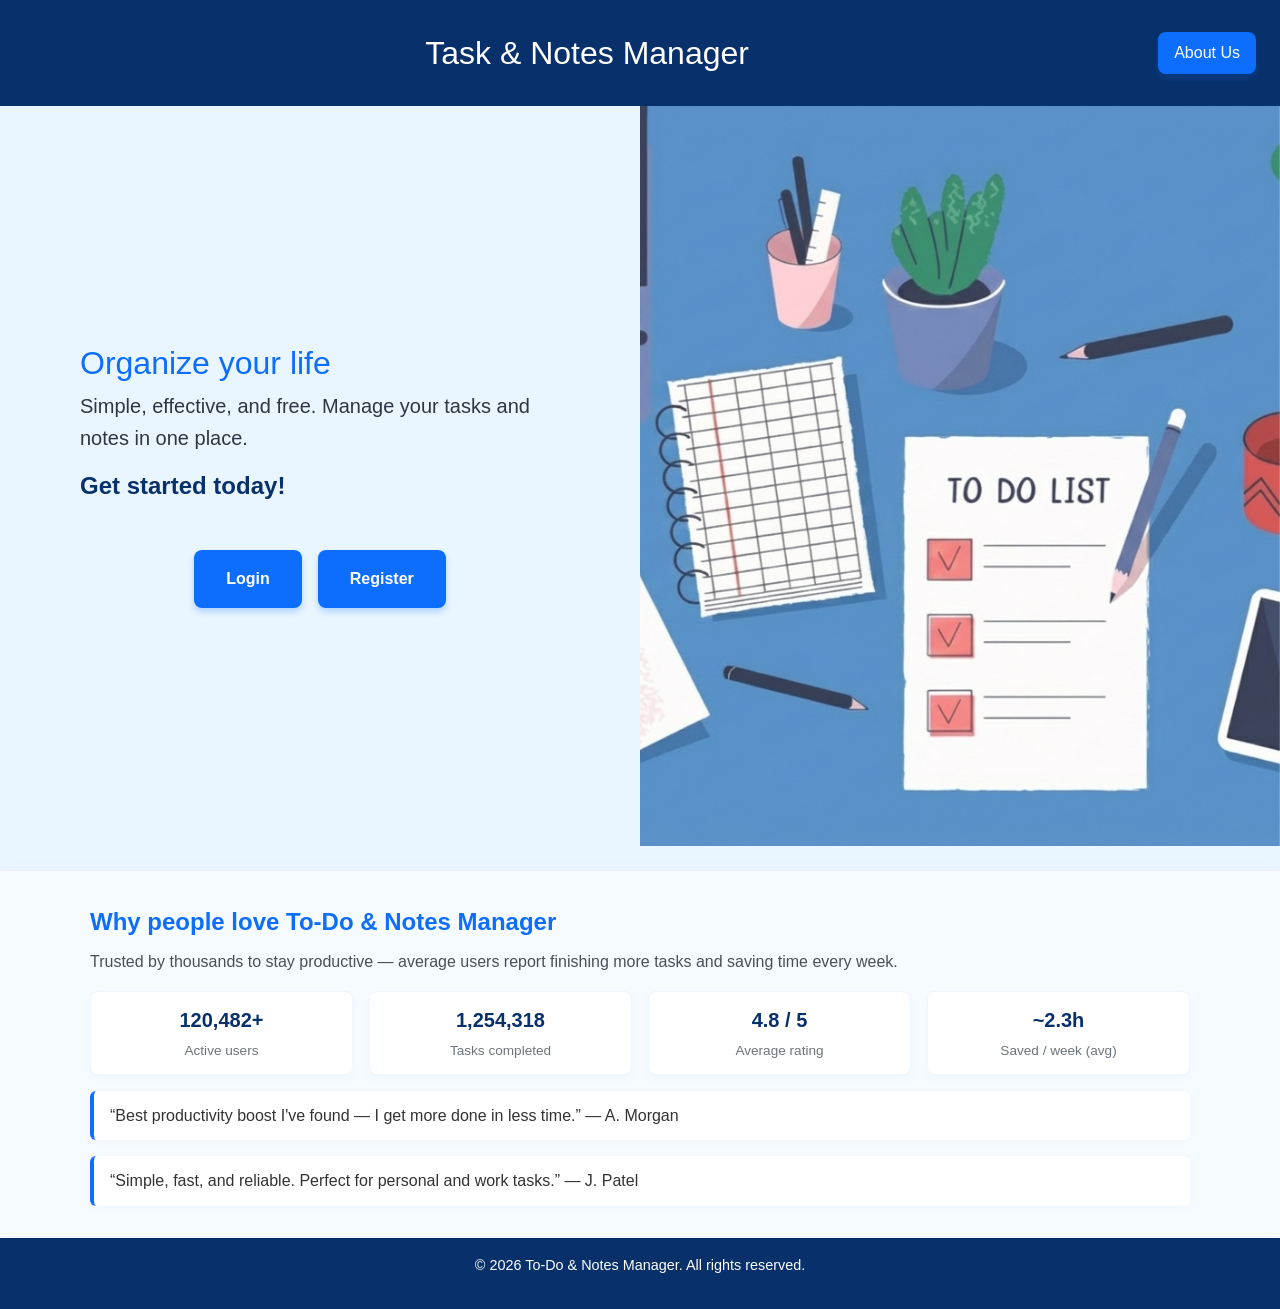
<file: index.html>
<!DOCTYPE html>
<html lang="en">

<head>
    <meta charset="UTF-8">
    <meta name="viewport" content="width=device-width, initial-scale=1.0">
    <title>Task & Notes Manager</title>
    <link rel="stylesheet" href="css/style.css">
</head>

<body>
    <header class="header">
        <div style="display: flex; justify-content: space-between; align-items: center; flex-wrap: wrap;">
            <h1 style="margin: 0; flex: 1;">Task & Notes Manager</h1>
            <a href="about.html" class="btn btn-secondary" style="margin-left: auto; margin-right: 0.5rem;"
                aria-label="About our team">About Us</a>
        </div>
    </header>

    <main>
        <div class="container two-column">
            <!-- Left Side: Content & Buttons -->
            <div class="left">
                <div class="main-content">
                    <div class="hero-top">
                        <section class="intro">
                            <h2>Organize your life</h2>
                            <p class="lead">Simple, effective, and free. Manage your tasks and notes in one place.</p>
                            <h3>Get started today!</h3>
                        </section>

                        <section class="buttons">
                            <a href="login.html" class="btn login" aria-label="Login to your account">Login</a>
                            <a href="register.html" class="btn register"
                                aria-label="Register for a new account">Register</a>
                        </section>
                    </div>
                </div>
            </div>

            <!-- Right Side: Image -->
            <div class="right">
                <img src="images/to-do1.png" alt="Task Management Illustration" class="reveal">
            </div>
        </div>
    </main>

    <div class="buttom reveal">
        <div class="social-proof-inner">
            <h3 style="color:#0d6efd; margin-bottom:0.5rem;">Why people love To‑Do & Notes Manager</h3>
            <p style="color:#495057; margin-bottom:1rem;">Trusted by thousands to stay productive — average users report
                finishing more tasks and saving time every week.</p>

            <div class="stats-grid" style="display:flex; gap:1rem; flex-wrap:wrap; margin-bottom:1rem;">
                <div class="stats-card">
                    <div class="stats-number">120,482+</div>
                    <div class="stats-label">Active users</div>
                </div>
                <div class="stats-card">
                    <div class="stats-number">1,254,318</div>
                    <div class="stats-label">Tasks completed</div>
                </div>
                <div class="stats-card">
                    <div class="stats-number">4.8 / 5</div>
                    <div class="stats-label">Average rating</div>
                </div>
                <div class="stats-card">
                    <div class="stats-number">~2.3h</div>
                    <div class="stats-label">Saved / week (avg)</div>
                </div>
            </div>

            <div class="testimonials" style="display:flex; gap:1rem; flex-direction:column;">
                <blockquote>“Best productivity boost I've found — I get more done in less time.” — A. Morgan
                </blockquote>
                <blockquote>“Simple, fast, and reliable. Perfect for personal and work tasks.” — J. Patel</blockquote>
            </div>
        </div>
    </div>

    <footer class="footer">
        <p>&copy; <span id="year"></span> To-Do & Notes Manager. All rights reserved.</p>
    </footer>

    <script>
        document.getElementById('year').textContent = new Date().getFullYear();

        // Reveal animation
        document.addEventListener('DOMContentLoaded', () => {
            const reveals = document.querySelectorAll('.reveal');
            setTimeout(() => {
                reveals.forEach(el => el.classList.add('visible'));
            }, 100);
        });
    </script>
</body>

</html>
</file>
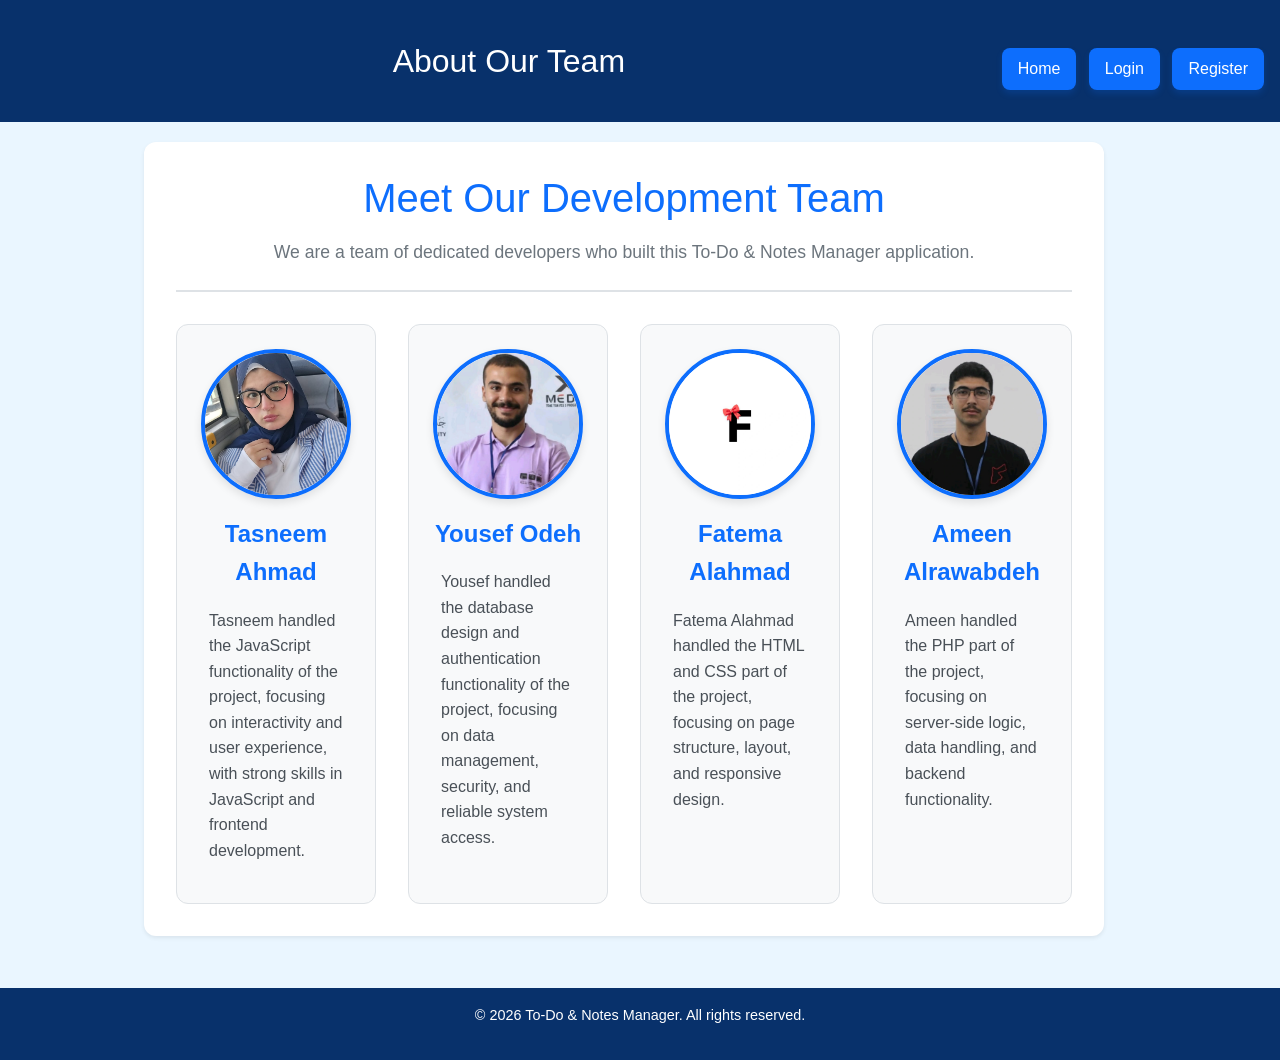
<file: about.html>
<!DOCTYPE html>
<html lang="en">

<head>
    <meta charset="UTF-8">
    <meta name="viewport" content="width=device-width, initial-scale=1.0">
    <title>About Us - Task & Notes Manager</title>
    <link rel="stylesheet" href="css/style.css">
</head>

<body>
    <header>
        <div style="display: flex; justify-content: space-between; align-items: center; flex-wrap: wrap;">
            <h1 style="margin: 0; flex: 1;">About Our Team</h1>
            <nav id="authAwareNav">
                <!-- Populated by JS -->
            </nav>
        </div>
    </header>

    <main>
        <div class="container">
            <div class="about-section">
                <h2>Meet Our Development Team</h2>
                <p class="team-intro">We are a team of dedicated developers who built this To-Do & Notes Manager
                    application.</p>

                <div class="team-grid">

                    <div class="team-member">
                        <div class="team-member-image-container">
                            <img src="images/Tasneem.jpeg" alt="Tasneem Ahmad" class="team-member-image">
                        </div>
                        <h3 class="team-member-name"><a href="https://yousefammmar.github.io/Tasneem"
                                target="_blank"><strong>Tasneem Ahmad</strong></a></h3>
                        <p class="team-member-bio">
                            Tasneem handled the JavaScript functionality of the project, focusing on interactivity and
                            user experience, with strong skills in JavaScript and frontend development.
                        </p>
                    </div>

                    <div class="team-member">
                        <div class="team-member-image-container">
                            <img src="images/Yousef.png" alt="Yousef Odeh" class="team-member-image">
                        </div>
                        <h3 class="team-member-name"><strong><a href="https://yousefammmar.github.io/yousef/"
                                    target="_blank">Yousef Odeh</a></strong></h3>
                        <p class="team-member-bio">
                            Yousef handled the database design and authentication functionality of the project, focusing
                            on data management, security, and reliable system access.
                        </p>
                    </div>

                    <div class="team-member">
                        <div class="team-member-image-container">
                            <img src="images/Fatema.jpeg" alt="Fatema Alahmad" class="team-member-image">
                        </div>
                        <h3 class="team-member-name"><a href="https://yousefammmar.github.io/Fatema"
                                target="_blank"><strong>Fatema Alahmad</strong></a></h3>
                        <p class="team-member-bio">
                            Fatema Alahmad handled the HTML and CSS part of the project, focusing on page structure,
                            layout, and responsive design.
                        </p>
                    </div>

                    <div class="team-member">
                        <div class="team-member-image-container">
                            <img src="images/Ameen.png" alt="Ameen Alrawabdeh" class="team-member-image">
                        </div>
                        <h3 class="team-member-name"><strong><a href='https://yousefammmar.github.io/Ameen'
                                    target="_blank"> Ameen Alrawabdeh</a></strong></h3>
                        <p class="team-member-bio">
                            Ameen handled the PHP part of the project, focusing on server-side logic, data handling, and
                            backend functionality.
                        </p>
                    </div>
                </div>
            </div>
        </div>
    </main>

    <footer>
        <p>&copy; <span id="year"></span> To-Do & Notes Manager. All rights reserved.</p>
    </footer>

    <script src="js/storage.js"></script>
    <script src="js/auth.js"></script>
    <script>
        document.getElementById('year').textContent = new Date().getFullYear();
    </script>
</body>

</html>
</file>
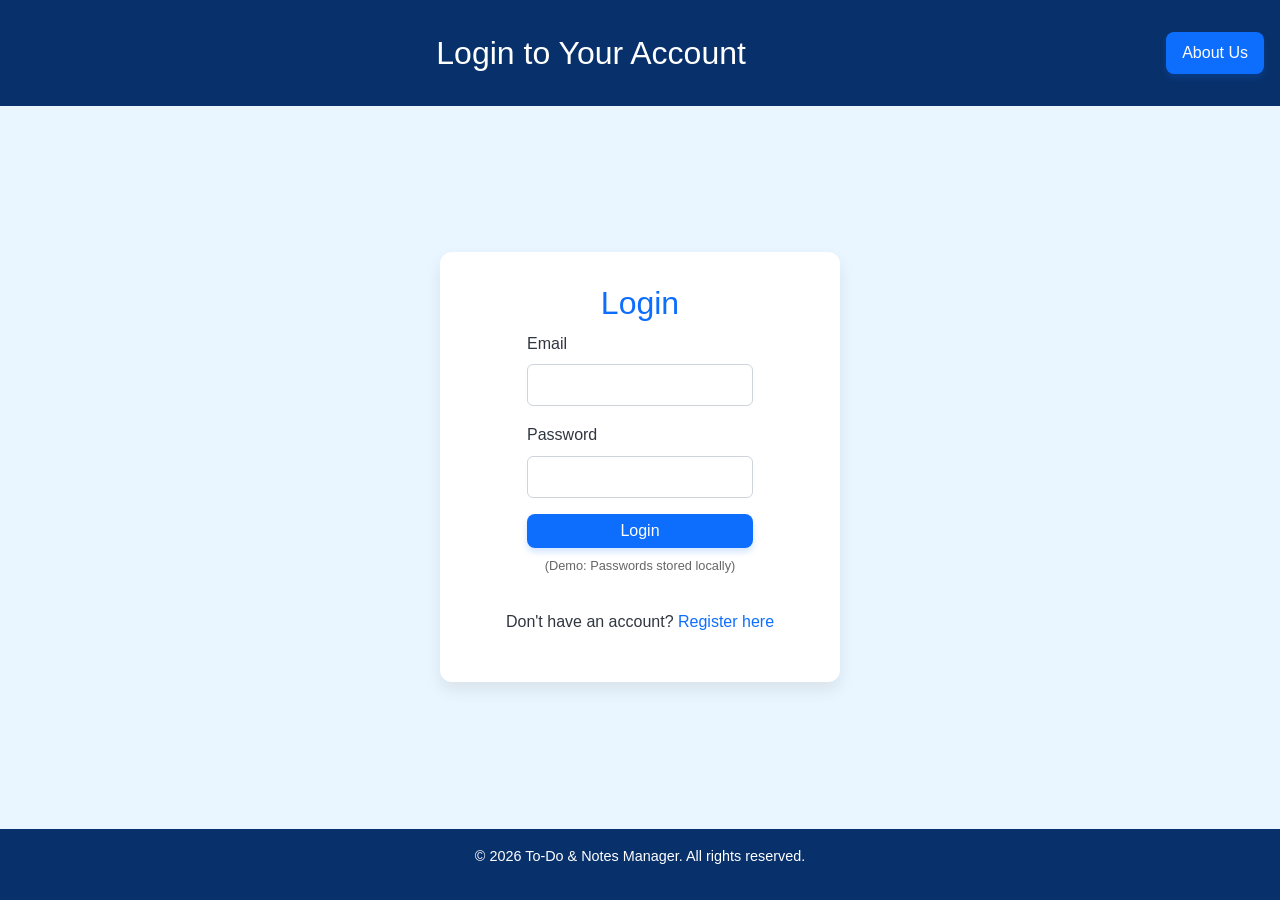
<file: dashboard.html>
<!DOCTYPE html>
<html lang="en">

<head>
    <meta charset="UTF-8">
    <meta name="viewport" content="width=device-width, initial-scale=1.0">
    <title>Dashboard - Task & Notes Manager</title>
    <link rel="stylesheet" href="css/style.css">
</head>

<body>
    <header>
        <div style="display: flex; justify-content: space-between; align-items: center; flex-wrap: wrap;">
            <h1 style="margin: 0; flex: 1;">Welcome, <span id="userName">User</span>!</h1>
            <a href="about.html" class="btn btn-secondary" style="margin-left: auto; margin-right: 0.5rem;"
                aria-label="About our team">About Us</a>
        </div>
        <nav id="authAwareNav">
            <!-- Populated by JS -->
        </nav>
    </header>

    <main>
        <div class="container dashboard-container">
            <!-- Tasks Manager Section -->
            <section class="tasks-section">
                <h2>Tasks Manager</h2>
                <p>Manage your tasks. Only tasks that are not completed are shown here.</p>

                <!-- Add Task Form -->
                <form id="addTaskForm" class="task-form">
                    <input type="text" id="taskInput" placeholder="Enter task..." required aria-label="Enter new task">
                    <button type="submit" class="btn btn-primary" aria-label="Add new task">Add Task</button>
                </form>

                <div id="tasks-container">
                    <p class="placeholder">Loading tasks...</p>
                </div>
            </section>

            <!-- Notes Manager Section -->
            <section class="notes-section">
                <h2>Notes Manager</h2>
                <p>Add and manage your notes.</p>

                <!-- Add Note Form -->
                <form id="addNoteForm" class="note-form">
                    <input type="text" id="noteInput" placeholder="Write a short note..." required
                        aria-label="Enter new note">
                    <button type="submit" class="btn btn-primary" aria-label="Add new note">Add Note</button>
                </form>

                <!-- Notes List -->
                <ul class="notes-list" id="notesList">
                    <li class="placeholder">Loading notes...</li>
                </ul>
            </section>
        </div>
    </main>

    <footer>
        <p>&copy; <span id="year"></span> To-Do & Notes Manager. All rights reserved.</p>
    </footer>

    <script src="js/storage.js"></script>
    <script src="js/auth.js"></script>
    <script src="js/app.js"></script>
    <script>
        document.getElementById('year').textContent = new Date().getFullYear();

        // Setup logout immediately for the dashboard nav since auth.js checkAuth runs slightly after DOM load
        const logoutBtn = document.getElementById('logoutBtn');
        if (logoutBtn) {
            logoutBtn.addEventListener('click', (e) => {
                e.preventDefault();
                StorageManager.logout();
                window.location.href = 'login.html';
            });
        }
    </script>
</body>

</html>
</file>
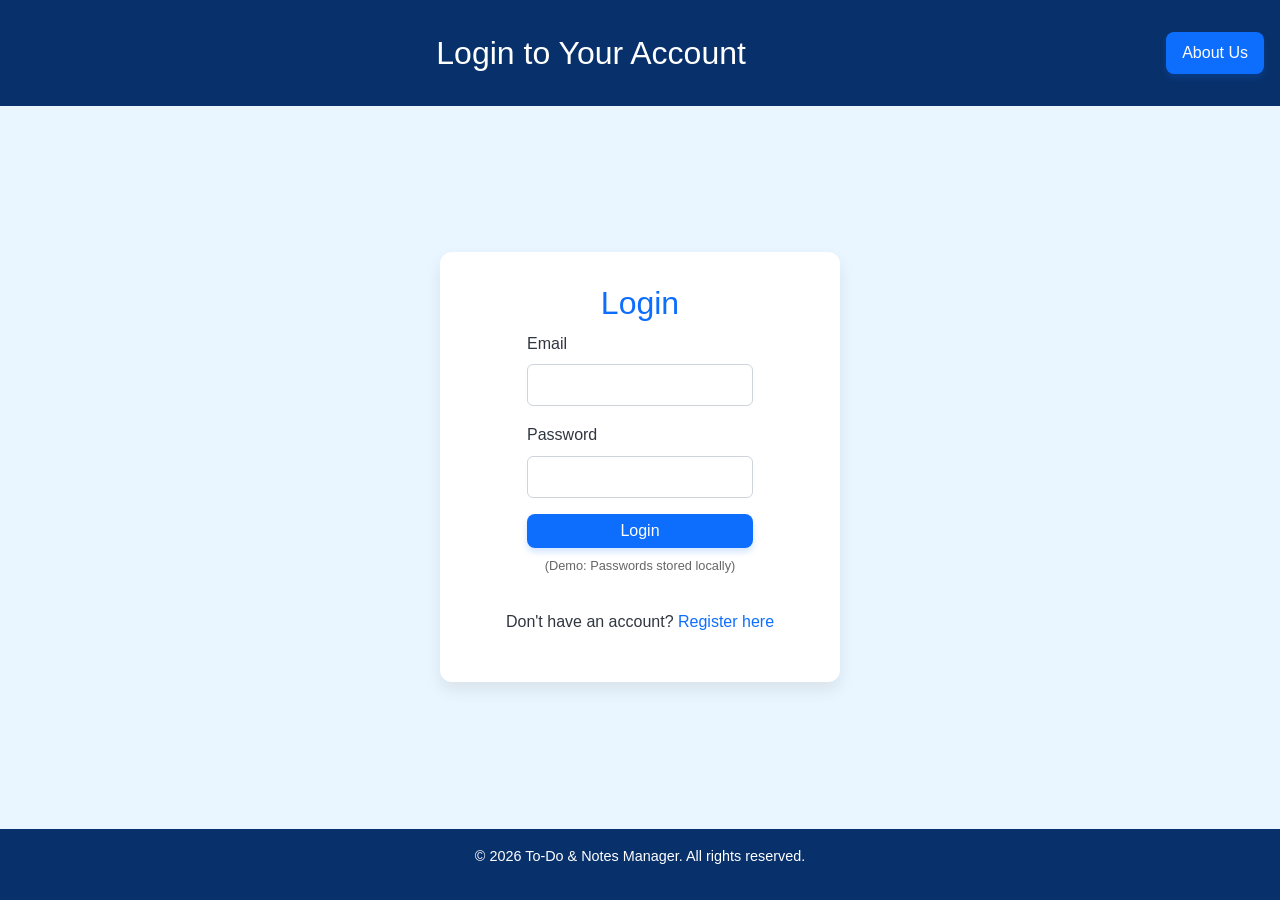
<file: login.html>
<!DOCTYPE html>
<html lang="en">

<head>
    <meta charset="UTF-8">
    <meta name="viewport" content="width=device-width, initial-scale=1.0">
    <title>User Login</title>
    <link rel="stylesheet" href="css/style.css">
</head>

<body>
    <header>
        <div style="display: flex; justify-content: space-between; align-items: center; flex-wrap: wrap;">
            <h1 style="margin: 0; flex: 1;">Login to Your Account</h1>
            <a href="about.html" class="btn btn-secondary" style="margin-left: auto;" aria-label="About our team">About
                Us</a>
        </div>
    </header>

    <main>
        <div class="container">
            <div class="form-container-in">
                <h2>Login</h2>

                <form id="loginForm">
                    <div class="mb-3">
                        <label for="email" class="form-label">Email</label>
                        <input type="email" class="form-control" id="email" required aria-required="true"
                            aria-label="Enter your email address">
                    </div>

                    <div class="mb-3">
                        <label for="password" class="form-label">Password</label>
                        <input type="password" class="form-control" id="password" required aria-required="true"
                            aria-label="Enter your password">
                    </div>

                    <button type="submit" class="btn btn-primary w-100" id="loginBtn"
                        aria-label="Submit login form">Login</button>
                    <p style="font-size: 0.8rem; color: #666; margin-top: 0.5rem; text-align: center;">(Demo: Passwords
                        stored locally)</p>
                </form>

                <p class="mt-3 text-center">Don't have an account? <a href="register.html">Register here</a></p>

                <div id="alert-container"></div>
            </div>
        </div>
    </main>

    <footer>
        <p>&copy; <span id="year"></span> To-Do & Notes Manager. All rights reserved.</p>
    </footer>

    <script src="js/storage.js"></script>
    <script src="js/auth.js"></script>
    <script>
        document.getElementById('year').textContent = new Date().getFullYear();
    </script>
</body>

</html>
</file>
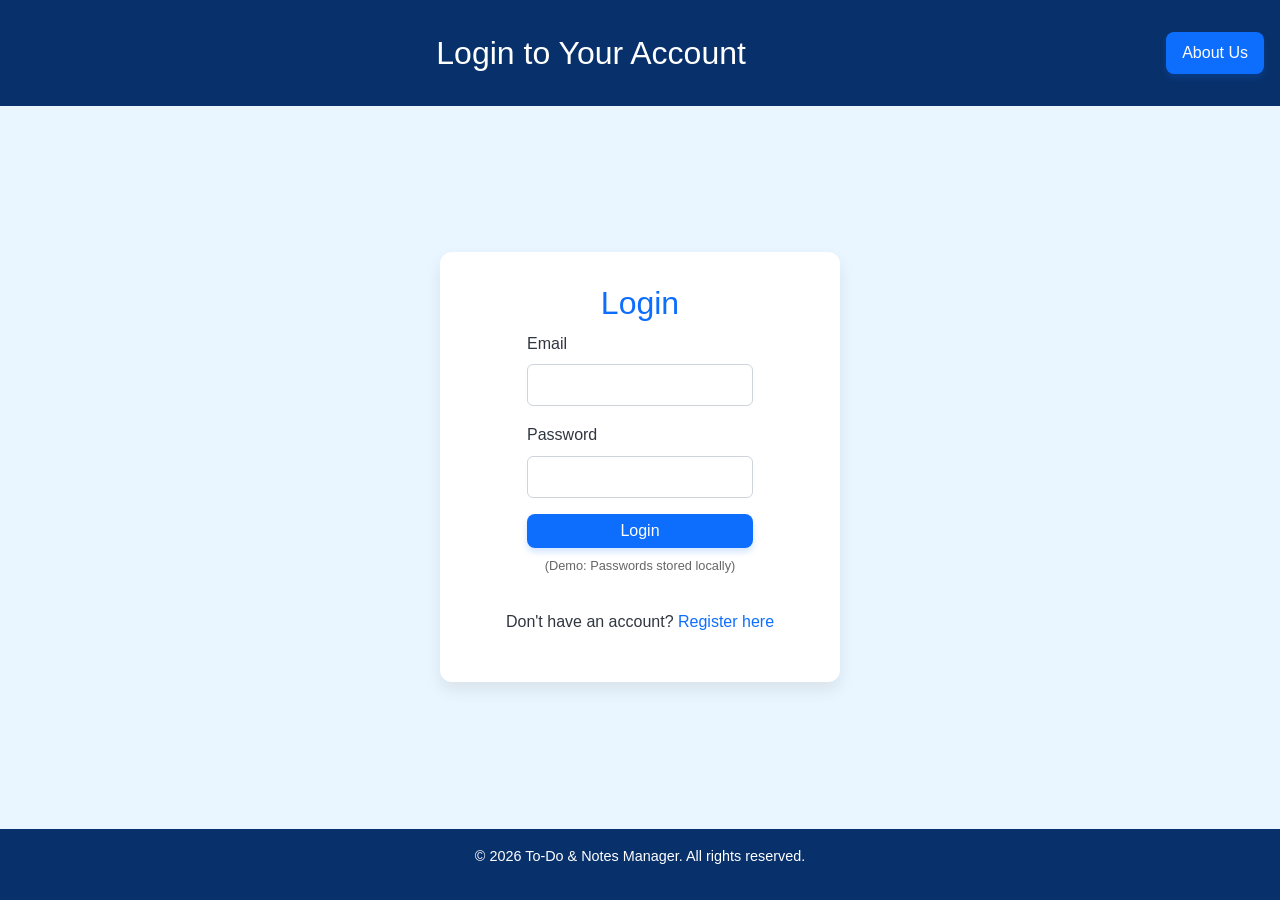
<file: profile.html>
<!DOCTYPE html>
<html lang="en">

<head>
    <meta charset="UTF-8">
    <meta name="viewport" content="width=device-width, initial-scale=1.0">
    <title>Profile - Task & Notes Manager</title>
    <link rel="stylesheet" href="css/style.css">
</head>

<body>
    <header>
        <div style="display: flex; justify-content: space-between; align-items: center; flex-wrap: wrap;">
            <h1 style="margin: 0; flex: 1;">User Profile</h1>
            <a href="about.html" class="btn btn-secondary" style="margin-left: auto; margin-right: 0.5rem;"
                aria-label="About our team">About Us</a>
        </div>
        <nav id="authAwareNav">
            <!-- Populated by JS -->
        </nav>
    </header>

    <main>
        <div class="container dashboard-container">
            <div class="profile-section">
                <!-- Profile Image Section -->
                <div class="profile-image-section">
                    <h3>Profile Picture</h3>
                    <div class="profile-image-container">
                        <img id="profileImage" src="" alt="Profile" class="profile-image" style="display:none;">
                        <div id="profileImagePlaceholder" class="profile-image-placeholder">
                            <span>No Image</span>
                        </div>
                    </div>
                    <div class="image-upload-form">
                        <!-- Simple image upload via Base64 -->
                        <input type="file" id="imageInput" accept="image/*">
                    </div>
                </div>

                <!-- Profile Info Section -->
                <div class="profile-info-section">
                    <h3>Account Information</h3>
                    <div id="alert-container"></div>

                    <form id="profileForm">
                        <div class="mb-3">
                            <label class="form-label" htmlFor="name">Full Name</label>
                            <input type="text" class="form-control" id="name" required>
                        </div>

                        <div class="mb-3">
                            <label class="form-label" htmlFor="email">Email</label>
                            <input type="email" class="form-control" id="email" disabled
                                style="background-color: #e9ecef;">
                            <div class="form-text text-muted">Email cannot be changed.</div>
                        </div>

                        <div class="mb-3">
                            <label class="form-label" htmlFor="newPassword">New Password</label>
                            <input type="password" class="form-control" id="newPassword"
                                placeholder="Leave blank to keep current password">
                        </div>

                        <button type="submit" class="btn btn-primary">Update Profile</button>
                    </form>
                </div>
            </div>
        </div>
    </main>

    <footer>
        <p>&copy; <span id="year"></span> To-Do & Notes Manager. All rights reserved.</p>
    </footer>

    <script src="js/storage.js"></script>
    <script src="js/auth.js"></script>
    <script>
        document.addEventListener('DOMContentLoaded', () => {
            const user = StorageManager.getCurrentUser();
            if (!user) return;

            // Preload data
            document.getElementById('name').value = user.name || '';
            document.getElementById('email').value = user.email || '';

            if (user.profileImage) {
                const img = document.getElementById('profileImage');
                img.src = user.profileImage;
                img.style.display = 'block';
                document.getElementById('profileImagePlaceholder').style.display = 'none';
            }

            // Image Handler
            document.getElementById('imageInput').addEventListener('change', (e) => {
                const file = e.target.files[0];
                if (file) {
                    const reader = new FileReader();
                    reader.onloadend = () => {
                        const base64 = reader.result;
                        // Update UI
                        const img = document.getElementById('profileImage');
                        img.src = base64;
                        img.style.display = 'block';
                        document.getElementById('profileImagePlaceholder').style.display = 'none';

                        // Save immediately or wait for submit? Let's save on submit for consistency
                        // But for UI feedback, we showed it. We'll store it in a variable.
                        window.pendingProfileImage = base64;
                    };
                    reader.readAsDataURL(file);
                }
            });

            // Form Handler
            document.getElementById('profileForm').addEventListener('submit', (e) => {
                e.preventDefault();
                const name = document.getElementById('name').value;
                const password = document.getElementById('newPassword').value;

                const updates = { name: name };
                if (password) updates.password = password;
                if (window.pendingProfileImage) updates.profileImage = window.pendingProfileImage;

                if (StorageManager.updateUserProfile(user.id, updates)) {
                    showAlert('Profile updated successfully!', 'success');
                    document.getElementById('newPassword').value = '';
                } else {
                    showAlert('Failed to update profile.', 'danger');
                }
            });
        });

        function showAlert(message, type) {
            const container = document.getElementById('alert-container');
            container.innerHTML = `<div class="alert alert-${type}">${message}</div>`;
            setTimeout(() => container.innerHTML = '', 3000);
        }

        document.getElementById('year').textContent = new Date().getFullYear();
    </script>
</body>

</html>
</file>
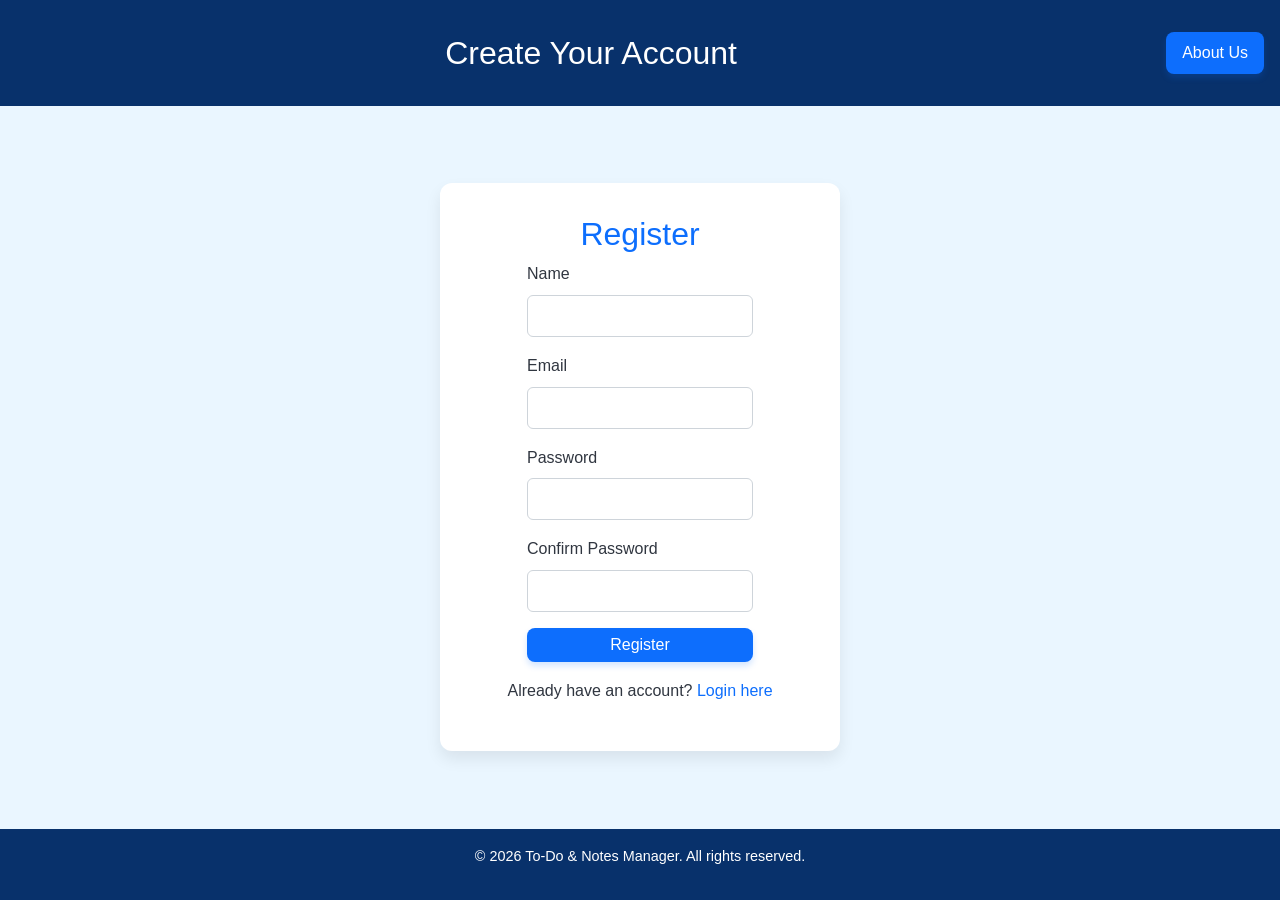
<file: register.html>
<!DOCTYPE html>
<html lang="en">

<head>
    <meta charset="UTF-8">
    <meta name="viewport" content="width=device-width, initial-scale=1.0">
    <title>User Registration</title>
    <link rel="stylesheet" href="css/style.css">
</head>

<body>
    <header>
        <div style="display: flex; justify-content: space-between; align-items: center; flex-wrap: wrap;">
            <h1 style="margin: 0; flex: 1;">Create Your Account</h1>
            <a href="about.html" class="btn btn-secondary" style="margin-left: auto;" aria-label="About our team">About
                Us</a>
        </div>
    </header>

    <main>
        <div class="container">
            <div class="form-container-in">
                <h2>Register</h2>

                <form id="registerForm">
                    <div class="mb-3">
                        <label for="name" class="form-label">Name</label>
                        <input type="text" class="form-control" id="name" required aria-required="true"
                            aria-label="Enter your full name">
                    </div>

                    <div class="mb-3">
                        <label for="email" class="form-label">Email</label>
                        <input type="email" class="form-control" id="email" required aria-required="true"
                            aria-label="Enter your email address">
                    </div>

                    <div class="mb-3">
                        <label for="password" class="form-label">Password</label>
                        <input type="password" class="form-control" id="password" required aria-required="true"
                            aria-label="Enter your password (minimum 6 characters)">
                    </div>

                    <div class="mb-3">
                        <label for="confirmPassword" class="form-label">Confirm Password</label>
                        <input type="password" class="form-control" id="confirmPassword" required aria-required="true"
                            aria-label="Confirm your password">
                    </div>

                    <button type="submit" class="btn btn-primary w-100" id="registerBtn"
                        aria-label="Submit registration form">Register</button>
                </form>

                <p class="mt-3 text-center">Already have an account? <a href="login.html">Login here</a></p>
                <div id="alert-container"></div>
            </div>
        </div>
    </main>

    <footer>
        <p>&copy; <span id="year"></span> To-Do & Notes Manager. All rights reserved.</p>
    </footer>

    <script src="js/storage.js"></script>
    <script src="js/auth.js"></script>
    <script>
        document.getElementById('year').textContent = new Date().getFullYear();
    </script>
</body>

</html>
</file>
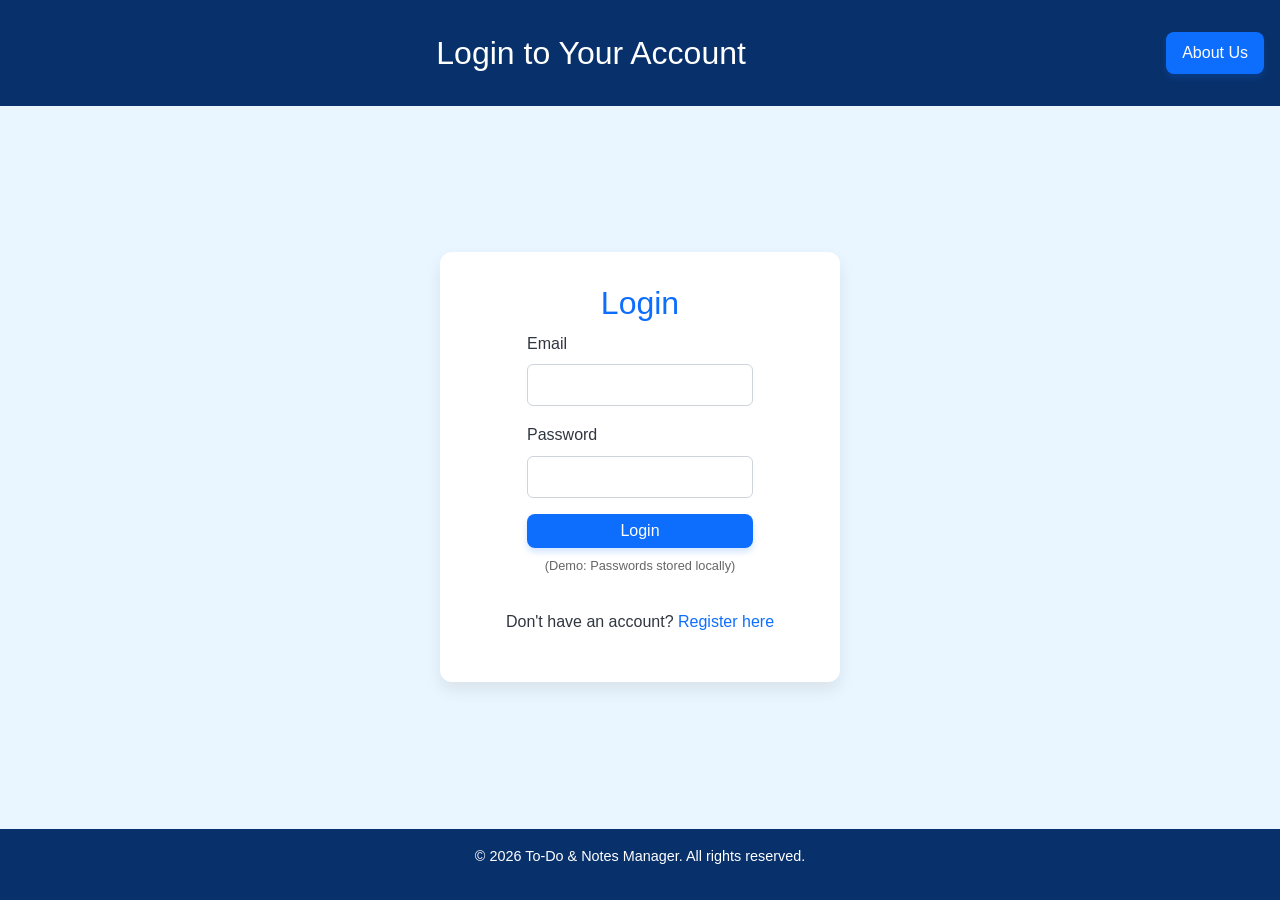
<file: task_history.html>
<!DOCTYPE html>
<html lang="en">

<head>
    <meta charset="UTF-8">
    <meta name="viewport" content="width=device-width, initial-scale=1.0">
    <title>Task History - Task & Notes Manager</title>
    <link rel="stylesheet" href="css/style.css">
</head>

<body>
    <header>
        <div style="display: flex; justify-content: space-between; align-items: center; flex-wrap: wrap;">
            <h1 style="margin: 0; flex: 1;">Task History</h1>
            <a href="about.html" class="btn btn-secondary" style="margin-left: auto; margin-right: 0.5rem;"
                aria-label="About our team">About Us</a>
        </div>
        <nav id="authAwareNav">
            <!-- Populated by JS -->
        </nav>
    </header>

    <main>
        <div class="container dashboard-container">
            <div class="task-history-section">
                <h2>Completed Tasks</h2>
                <p>View your completed tasks.</p>

                <div id="tasks-container">
                    <p class="placeholder">Loading history...</p>
                </div>
            </div>
        </div>
    </main>

    <footer>
        <p>&copy; <span id="year"></span> To-Do & Notes Manager. All rights reserved.</p>
    </footer>

    <script src="js/storage.js"></script>
    <script src="js/auth.js"></script>
    <script>
        document.addEventListener('DOMContentLoaded', () => {
            const user = StorageManager.getCurrentUser();
            if (!user) return; // Auth.js will redirect

            const container = document.getElementById('tasks-container');
            const items = StorageManager.getItems(user.id);
            const tasks = items.filter(i => i.type === 'task' && (i.status === 'completed' || i.status === 'done'));

            // Sort by newest
            tasks.sort((a, b) => new Date(b.createdAt) - new Date(a.createdAt));

            if (tasks.length === 0) {
                container.innerHTML = '<p class="placeholder">No completed tasks yet.</p>';
                return;
            }

            container.innerHTML = `<ul class="task-list">
                ${tasks.map(task => `
                    <li class="task-item completed-task">
                        <div class="task-content">
                            <div class="task-text">
                                <span style="text-decoration: line-through; opacity: 0.7;">${escapeHtml(task.content)}</span>
                                <span class="task-date">${new Date(task.createdAt).toLocaleDateString()}</span>
                            </div>
                            <span class="status-badge status-completed">Done</span>
                        </div>
                        <div class="task-actions">
                            <button onclick="deleteHistoryItem('${task.id}')" class="btn btn-danger btn-sm">Delete</button>
                        </div>
                    </li>
                `).join('')}
            </ul>`;
        });

        function escapeHtml(text) {
            if (!text) return '';
            return text.replace(/</g, "&lt;").replace(/>/g, "&gt;");
        }

        window.deleteHistoryItem = (id) => {
            if (confirm('Are you sure you want to delete this task?')) {
                StorageManager.deleteItem(id);
                location.reload();
            }
        };

        document.getElementById('year').textContent = new Date().getFullYear();
    </script>
</body>

</html>
</file>
<file: css/style.css>
/* Reset */
* {
    margin: 0;
    padding: 0;
    box-sizing: border-box;
    font-family: Arial, sans-serif;
}

html, body {
    height: 100%;
}

/* Body */
body {
    display: flex;
    flex-direction: column;
    min-height: 100vh;
    background-color: #eaf6ff; /* very light sky blue */
    color: #303640; /* neutral text color (dark slate) */
    line-height: 1.6;
}

/* Main element */
main {
    flex: 1;
    display: flex;
    flex-direction: column;
    width: 100%;
}

/* Header */
.header {
    background-color: #08316b; /* dark blue */
    color: #ffffff;
    padding: 2rem 1rem;
    text-align: center;
}

/* Container for two columns */
.container.two-column {
    display: flex;
    flex: 1;
    min-height: calc(100vh - 160px); /* Approx header + footer */
    height: calc(100vh - 160px);
}

/* Left column */
.left {
    /* background-image removed */
    background-repeat: no-repeat;
    background-size: cover;
    background-position: center;
    background-attachment: scroll;
    width: 50%;
    position: relative;
    display: flex;
    flex-direction: column;
    justify-content: center;
    min-height: 100%;
    padding: 80px;
    line-height: 2rem;
}

/* Right column */
.right {
    width: 50%;
    background-color: #ffffff;
    min-height: 100%;
    display: block;
}

/* Main Content */
.main-content {
    max-width: 800px;
    margin: auto;
}

/* Intro Section */
.intro {
    margin-bottom: 2rem;
}

h2 {
    margin-bottom: 1rem;
    color: #0d6efd; /* primary blue */
    font-size: 2rem;
}

h3 {
    color: #08316b; /* dark blue */
    font-size: 1.5rem;
}

/* Buttons Section */
.buttons {
    display: flex;
    gap: 1rem;
    justify-content: center;
    align-items: center; /* prevent flex children from stretching vertically */
}

.btn.login {
    background-color: #0d6efd; /* primary blue */
    text-decoration: none;
    padding: 0.8rem 2rem;
    border-radius: 8px;
    color: #ffffff;
    font-weight: bold;
    box-shadow: 0 4px 6px rgba(13, 110, 253, 0.25);
    transition: all 0.3s ease;
    border: none;
    cursor: pointer;
}

.btn.login:hover {
    background-color: #084298; /* darker blue */
    transform: translateY(-2px);
    box-shadow: 0 6px 12px rgba(13, 110, 253, 0.3);
}

.btn.register {
    background-color: #0d6efd;
    text-decoration: none;
    padding: 0.8rem 2rem;
    border-radius: 8px;
    color: #ffffff;
    font-weight: bold;
    box-shadow: 0 4px 6px rgba(13, 110, 253, 0.25);
    transition: all 0.3s ease;
    border: none;
    cursor: pointer;
}

.btn.register:hover {
    background-color: #084298;
    transform: translateY(-2px);
    box-shadow: 0 6px 12px rgba(13, 110, 253, 0.3);
}

/* Footer */
.footer {
    background-color: #08316b; /* dark blue */
    color: #ffffff;
    text-align: center;
    padding: 1rem;
    font-size: 0.9rem;
    margin-top: auto;
}

/* Remove left split – left should only show intro + buttons */
.left .main-content {
    max-width: 800px;
    margin: auto;
    /* no grid here so left shows only intro and buttons */
    display: block !important;
    height: auto !important;
}

/* Bottom (moved social-proof) styles */
.buttom {
    background: #f6fbff;
    border-top: 1px solid #e6f3ff;
    box-shadow: 0 -6px 18px rgba(13,110,253,0.02);
    padding: 2rem 1.25rem;
    margin-top: 1.5rem;
    box-sizing: border-box;
}

.buttom .social-proof-inner {
    max-width: 1100px;
    margin: 0 auto;
}

.buttom .stats-grid {
    display: flex;
    gap: 1rem;
    flex-wrap: wrap;
    margin-bottom: 1rem;
    align-items: stretch;
}

.buttom .stats-card {
    flex: 1 1 160px;
    min-width: 140px;
    background: #ffffff;
    border-radius: 8px;
    padding: 0.75rem;
    text-align: center;
    border: 1px solid rgba(13,110,253,0.06);
    box-shadow: 0 4px 10px rgba(13,110,253,0.03);
}

.buttom .stats-number {
    font-size: 1.25rem;
    font-weight: 700;
    color: #08316b;
    margin-bottom: 0.25rem;
}

.buttom .stats-label {
    font-size: 0.85rem;
    color: #6c757d;
}

.buttom blockquote {
    background: #ffffff;
    border-left: 4px solid #0d6efd;
    padding: 0.75rem 1rem;
    border-radius: 6px;
    color: #333;
    margin: 0;
    box-shadow: 0 2px 8px rgba(13,110,253,0.03);
}

/* Reveal helper (if not already present) */
.reveal {
    opacity: 0;
    transform: translateY(30px);
    transition: opacity 600ms cubic-bezier(.2,.8,.2,1), transform 600ms cubic-bezier(.2,.8,.2,1);
    will-change: opacity, transform;
}

.reveal.visible {
    opacity: 1;
    transform: none;
}

/* Responsive */
@media (max-width: 600px) {
    .header h1 {
        font-size: 1.6rem;
    }
    .container.two-column {
        flex-direction: column;
    }
    .left, .right {
        width: 100%;
    }
    .btn.login, .btn.register {
        width: 100%;
        text-align: center;
    }
}

/* Standard container (for other pages) */
.container:not(.two-column) {
    max-width: 75%;
    width: 75%;
    margin: 0 auto;
    padding: 20px;
    flex: 1;
    display: flex;
    flex-direction: column;
    justify-content: center;
    align-items: center;
    min-height: 100%;
    box-sizing: border-box;
}

/* Dashboard container should not be centered */
.container.dashboard-container {
    justify-content: flex-start;
    align-items: stretch;
}

/* Form container for login/register */
.form-container,.form-container-in,.profile-section,.task-history-section {
    width: 100%;
    max-width: 400px;
    background-color: #fff;
    padding: 2rem;
    border-radius: 12px;
    box-shadow: 0 0.5rem 1rem rgba(0, 0, 0, 0.08);
    margin: 0 auto;
    box-sizing: border-box;
    display: flex;
    flex-direction: column;
    justify-content: center;
    align-items: center;
}

.form-container h2 {
    text-align: center;
    margin-bottom: 1.5rem;
    color: #0d6efd;
    width: 100%;
}

.form-container form {
    width: 100%;
}

.mt-5 {
    margin-top: 3rem;
}

.mt-3 {
    margin-top: 1rem;
}

.mb-3 {
    margin-bottom: 1rem;
}

.mb-4 {
    margin-bottom: 1.5rem;
}

.text-center {
    text-align: center;
}

.text-primary {
    color: #0d6efd;
}

.text-muted {
    color: #6c757d;
    font-size: 0.875rem;
}

/* Buttons */
.btn {
    display: inline-block;
    padding: 0.5rem 1rem;
    font-size: 1rem;
    font-weight: 500;
    text-align: center;
    text-decoration: none;
    border: none;
    border-radius: 8px;
    cursor: pointer;
    transition: all 0.3s ease;
    box-shadow: 0 4px 6px rgba(13, 110, 253, 0.18);
    color: #ffffff;
}

.btn:hover {
    transform: translateY(-2px);
    box-shadow: 0 6px 12px rgba(13, 110, 253, 0.25);
    background-color: #084298;
}

.btn-primary {
    background-color: #0d6efd;
    color: white;
}

.btn-success {
    background-color: #0b5ed7; /* success-ish blue */
    color: white;
}

.btn-danger {
    background-color: #0d6efd;
    color: white;
}

.btn-warning {
    background-color: #0d6efd;
    color: white;
}

.btn-info {
    background-color: #0d6efd;
    color: white;
}

.btn-secondary {
    background-color: #0d6efd;
    color: white;
}

.btn-sm {
    padding: 0.4rem 0.8rem;
    font-size: 0.95rem;
}

.btn-lg {
    padding: 0.75rem 1.5rem;
    font-size: 1.25rem;
}

.w-100 {
    width: 100%;
}

/* Forms */
.form-label {
    display: block;
    margin-bottom: 0.5rem;
    font-weight: 500;
}

.form-control {
    display: block;
    width: 100%;
    padding: 0.5rem 0.75rem;
    font-size: 1rem;
    font-weight: 400;
    line-height: 1.5;
    color: #212529;
    background-color: #fff;
    border: 1px solid #ced4da;
    border-radius: 0.375rem;
    transition: border-color 0.15s ease-in-out, box-shadow 0.15s ease-in-out;
}

.form-control:focus {
    outline: 0;
    border-color: #0b5ed7;
    box-shadow: 0 0 0 0.25rem rgba(13, 110, 253, 0.15);
}

/* Cards */
.card {
    background-color: #fff;
    border-radius: 12px;
    border: none;
    box-shadow: 0 0.125rem 0.25rem rgba(0, 0, 0, 0.075);
    margin-bottom: 1.5rem;
}

.card-body {
    padding: 30px;
}

.shadow {
    box-shadow: 0 0.5rem 1rem rgba(0, 0, 0, 0.15) !important;
}

/* Lists */
.list-group {
    list-style: none;
    padding: 0;
    font-size: 1.1rem;
}

.list-group-item {
    padding: 1.2rem 1.5rem;
    background-color: #fff;
    border: 1px solid rgba(0, 0, 0, 0.08);
    margin-bottom: -1px;
    display: flex;
    justify-content: space-between;
    align-items: center;
    font-size: 1.1rem;
    min-height: 60px;
}

.list-group-item:first-child {
    border-top-left-radius: 0.375rem;
    border-top-right-radius: 0.375rem;
}

.list-group-item:last-child {
    border-bottom-left-radius: 0.375rem;
    border-bottom-right-radius: 0.375rem;
    margin-bottom: 0;
}

/* Badges */
.badge {
    display: inline-block;
    padding: 0.5em 0.8em;
    font-size: 0.85em;
    font-weight: 700;
    line-height: 1;
    text-align: center;
    white-space: nowrap;
    vertical-align: baseline;
    border-radius: 0.375rem;
    margin-left: 0.5rem;
}

.bg-warning {
    background-color: #b6d4ff; /* light blue for warning/pending */
    color: #000;
}

.bg-primary {
    background-color: #0d6efd;
    color: #fff;
}

.bg-success {
    background-color: #0b5ed7;
    color: #fff;
}

.bg-danger {
    background-color: #084298;
    color: #fff;
}

/* Alerts */
.alert {
    position: relative;
    padding: 0.75rem 1rem;
    margin-bottom: 1rem;
    border: 1px solid transparent;
    border-radius: 0.375rem;
}

.alert-danger {
    color: #842029;
    background-color: #f8d7da;
    border-color: #f5c2c7;
}

.alert-success {
    color: #0b3b66;
    background-color: #d8eaff;
    border-color: #b7dbff;
}

/* Display */
.display-4 {
    font-size: 2.5rem;
    font-weight: 300;
    line-height: 1.2;
}

.lead {
    font-size: 1.25rem;
    font-weight: 300;
}

/* Flex utilities */
.d-flex {
    display: flex;
}

.justify-content-between {
    justify-content: space-between;
}

.justify-content-center {
    justify-content: center;
}

.align-items-center {
    align-items: center;
}

/* Row/Column */
.row {
    display: flex;
    flex-wrap: wrap;
    margin: 0 -0.5rem;
}

.col-4 {
    flex: 0 0 33.333333%;
    max-width: 33.333333%;
    padding: 0 0.5rem;
}

/* Modal */
.modal {
    display: none;
    position: fixed;
    z-index: 1050;
    left: 0;
    top: 0;
    width: 100%;
    height: 100%;
    overflow: auto;
    background-color: rgba(0, 0, 0, 0.5);
}

.modal.show {
    display: block;
}

.modal-dialog {
    position: relative;
    width: auto;
    margin: 1.75rem auto;
    max-width: 500px;
}

.modal-content {
    position: relative;
    background-color: #fff;
    border-radius: 0.375rem;
    box-shadow: 0 0.5rem 1rem rgba(0, 0, 0, 0.15);
}

.modal-header {
    display: flex;
    justify-content: space-between;
    align-items: center;
    padding: 1rem;
    border-bottom: 1px solid #dee2e6;
}

.modal-title {
    margin: 0;
    font-size: 1.25rem;
    font-weight: 500;
}

.btn-close {
    background: none;
    border: none;
    font-size: 1.5rem;
    cursor: pointer;
    padding: 0;
    width: 1.5rem;
    height: 1.5rem;
    opacity: 0.5;
}

.btn-close:hover {
    opacity: 1;
}

.modal-body {
    padding: 1rem;
}

.modal-footer {
    display: flex;
    justify-content: flex-end;
    padding: 1rem;
    border-top: 1px solid #dee2e6;
    gap: 0.5rem;
}

hr {
    margin: 1rem 0;
    border: 0;
    border-top: 1px solid rgba(0, 0, 0, 0.1);
}

h1, h2 {
    margin-bottom: 0.5rem;
    font-weight: 500;
    line-height: 1.2;
}

h2 {
    font-size: 2rem;
}

p {
    margin-bottom: 1rem;
}

a {
    color: #0d6efd;
    text-decoration: none;
}

a:hover {
    text-decoration: underline;
}

/* Header with navigation */
header {
    background-color: #08316b;
    color: #ffffff;
    padding: 2rem 1rem;
    text-align: center;
}

header nav {
    margin-top: 1rem;
}

/* Footer */
footer {
    background-color: #08316b;
    color: #ffffff;
    text-align: center;
    padding: 1rem;
    font-size: 0.9rem;
    margin-top: auto;
}

/* Dashboard Sections */
.tasks-section,
.notes-section {
    background-color: #fff;
    border-radius: 12px;
    padding: 2rem;
    margin-bottom: 2rem;
    box-shadow: 0 0.125rem 0.25rem rgba(0, 0, 0, 0.075);
}

/* Task History page - make tasks-section wider */
.container .tasks-section {
    width: 100%;
    max-width: 100%;
}

.tasks-section h2,
.notes-section h2 {
    color: #0d6efd;
    margin-bottom: 1rem;
}

/* Task and Note Forms */
.task-form,
.note-form {
    display: flex;
    gap: 0.5rem;
    margin-bottom: 1.5rem;
}

.task-form input,
.note-form input {
    flex: 1;
    padding: 0.5rem 0.75rem;
    font-size: 1rem;
    border: 1px solid #ced4da;
    border-radius: 0.375rem;
}

.task-form input:focus,
.note-form input:focus {
    outline: 0;
    border-color: #0b5ed7;
    box-shadow: 0 0 0 0.25rem rgba(13, 110, 253, 0.12);
}

/* Task List (React Component) */
.task-list {
    list-style: none;
    padding: 0;
    margin: 0;
}

.task-item {
    display: flex;
    justify-content: space-between;
    align-items: center;
    padding: 1rem;
    margin-bottom: 0.5rem;
    width: 100%;
    background-color: #f8f9fa;
    border: 1px solid #dee2e6;
    border-radius: 0.375rem;
}

.task-content {
    display: flex;
    align-items: center;
    gap: 1rem;
    flex: 1;
    margin-right: 1rem;
}

.task-text {
    flex: 1;
    display: flex;
    flex-direction: column;
    gap: 0.25rem;
}

.task-text span:first-child {
    font-weight: 500;
}

.task-date {
    color: #6c757d;
    font-size: 0.875rem;
    font-weight: normal;
}

/* Status Badges */
.status-badge {
    display: inline-block;
    padding: 0.25rem 0.75rem;
    font-size: 0.875rem;
    font-weight: 600;
    border-radius: 0.375rem;
    text-transform: uppercase;
    letter-spacing: 0.5px;
}

.status-pending {
    background-color: #b6d4ff; /* light blue pending */
    color: #000;
}

.status-in-progress {
    background-color: #0dcaf0; /* cyan */
    color: #000;
}

.status-completed {
    background-color: #0d6efd; /* primary blue */
    color: #fff;
}

.task-actions {
    display: flex;
    gap: 0.5rem;
}

.edit-form {
    display: flex;
    gap: 0.5rem;
    width: 100%;
}

.edit-form input {
    flex: 1;
    padding: 0.5rem 0.75rem;
    font-size: 1rem;
    border: 1px solid #ced4da;
    border-radius: 0.375rem;
}

/* Notes List */
.notes-list {
    list-style: none;
    padding: 0;
    margin: 0;
}

.notes-list li {
    display: flex;
    justify-content: space-between;
    align-items: center;
    padding: 1rem;
    margin-bottom: 0.5rem;
    background-color: #f8f9fa;
    border: 1px solid #dee2e6;
    border-radius: 0.375rem;
}

.notes-list li span {
    flex: 1;
    margin-right: 1rem;
}

.placeholder {
    color: #6c757d;
    font-style: italic;
    padding: 2rem;
    text-align: center;
}

.error-message {
    color: #dc3545;
    font-size: 0.875rem;
    display: block;
    margin-top: 0.25rem;
}

/* Accessibility: Focus indicators */
button:focus,
input:focus,
a:focus {
    outline: 2px solid #0d6efd;
    outline-offset: 2px;
}

/* Accessibility: Proper color contrast */
.btn-primary {
    background-color: #0d6efd;
    color: #ffffff;
}

.btn-success {
    background-color: #0b5ed7;
    color: #ffffff;
}

.btn-danger {
    background-color: #084298;
    color: #ffffff;
}

.btn-warning {
    background-color: #0d6efd;
    color: #ffffff;
}

/* Responsive Design - Mobile */
@media (max-width: 768px) {
    .container.two-column {
        flex-direction: column;
    }
    
    .left, .right {
        width: 100%;
        min-height: 300px;
    }
    
    .left {
        padding: 2rem;
    }
    
    .buttons {
        flex-direction: column;
    }
    
    .btn.login, .btn.register {
        width: 100%;
    }
    
    .container:not(.two-column) {
        padding: 1rem;
        min-height: calc(100vh - 160px);
    }
    
    .form-container {
        padding: 1.5rem;
        max-width: 100%;
    }
    
    .tasks-section,
    .notes-section {
        padding: 1.5rem;
    }
    
    .task-form,
    .note-form {
        flex-direction: column;
    }
    
    .task-item {
        flex-direction: column;
        align-items: flex-start;
    }
    
    .task-content {
        width: 100%;
        flex-direction: column;
        align-items: flex-start;
        margin-right: 0;
        margin-bottom: 0.5rem;
    }
    
    .task-actions {
        width: 100%;
        margin-top: 0.5rem;
        flex-wrap: wrap;
    }
    
    .task-actions .btn {
        flex: 1;
        min-width: 80px;
    }
    
    .edit-form {
        flex-direction: column;
    }
    
    .notes-list li {
        flex-direction: column;
        align-items: flex-start;
    }
    
    .notes-list li form {
        width: 100%;
        margin-top: 0.5rem;
    }
    
    .notes-list li .btn {
        width: 100%;
    }
}

/* Responsive Design - Tablet */
@media (min-width: 769px) and (max-width: 1024px) {
    .container:not(.two-column) {
        max-width: 700px;
    }
}

/* Grid layout for larger screens */
@media (min-width: 1025px) {
    .container:not(.two-column) {
        display: grid;
        grid-template-columns: 1fr 1fr;
        gap: 2rem;
        max-width: 1200px;
    }
    .profile-image-section{
        grid-column: 1 / -1;
        text-align: center;;
    }
    .form-container-in,.profile-section,.task-history-section {
        grid-column: 1 / -1;
    }

    
    
    .tasks-section,
    .notes-section {
        margin-bottom: 0;
    }
}

/* Profile Page Styles */
.profile-section {
    background-color: #fff;
    border-radius: 12px;
    padding: 2rem;
    margin-bottom: 2rem;
    box-shadow: 0 0.125rem 0.25rem rgba(0, 0, 0, 0.075);
    max-width: 75%;
    width: 75%;
    margin: 0 auto;
}

.profile-image-section {
    margin-bottom: 2rem;
    padding-bottom: 2rem;
    border-bottom: 1px solid #dee2e6;
}

.profile-image-section h3 {
    color: #0d6efd;
    margin-bottom: 1rem;
}

.profile-image-container {
    text-align: center;
    margin-bottom: 1rem;
}

.profile-image {
    width: 150px;
    height: 150px;
    border-radius: 50%;
    object-fit: cover;
    border: 3px solid #0d6efd;
    display: block;
    margin: 0 auto;
}

.profile-image-placeholder {
    width: 150px;
    height: 150px;
    border-radius: 50%;
    background-color: #e9ecef;
    border: 3px solid #dee2e6;
    display: flex;
    align-items: center;
    justify-content: center;
    margin: 0 auto;
    color: #6c757d;
    font-weight: 500;
}

.image-upload-form {
    display: flex;
    flex-direction: column;
    gap: 0.5rem;
    align-items: center;
    margin-top: 1rem;
}

.image-upload-form input[type="file"] {
    padding: 0.5rem;
    border: 1px solid #ced4da;
    border-radius: 0.375rem;
    width: 100%;
    max-width: 300px;
}

.profile-info-section h3 {
    color: #0d6efd;
    margin-bottom: 1rem;
}

.profile-info-section form {
    margin-top: 1rem;
}

/* Completed Task Styles */
.completed-task {
    background-color: #cfe3ff; /* light blue completed */
    border-color: #0b5ed7;
}

.completed-task .task-text span:first-child {
    text-decoration: line-through;
    opacity: 0.7;
}

/* Responsive for Profile Page */
@media (max-width: 768px) {
    .profile-section {
        padding: 1.5rem;
        width: 95%;
        max-width: 95%;
    }
    
    .container:not(.two-column) {
        width: 95%;
        max-width: 95%;
    }
    
    .profile-image {
        width: 120px;
        height: 120px;
    }
    
    .profile-image-placeholder {
        width: 120px;
        height: 120px;
    }
    
    .image-upload-form {
        width: 100%;
    }
    
    .image-upload-form input[type="file"] {
        max-width: 100%;
    }
}

/* About Us / Team Page Styles */
.about-section {
    background-color: #fff;
    border-radius: 12px;
    padding: 2rem;
    margin-bottom: 2rem;
    box-shadow: 0 0.125rem 0.25rem rgba(0, 0, 0, 0.075);
    width: 100%;
    max-width: 100%;
}

.team-intro {
    text-align: center;
    font-size: 1.1rem;
    color: #6c757d;
    margin-bottom: 2rem;
    padding-bottom: 1.5rem;
    border-bottom: 2px solid #dee2e6;
}

.about-section h2 {
    text-align: center;
    color: #0d6efd;
    margin-bottom: 1rem;
    font-size: 2.5rem;
}

.team-grid {
    display: grid;
    grid-template-columns: repeat(auto-fit, minmax(250px, 1fr));
    gap: 2rem;
    margin-top: 2rem;
}

.team-member {
    text-align: center;
    padding: 1.5rem;
    background-color: #f8f9fa;
    border-radius: 12px;
    border: 1px solid #dee2e6;
    transition: transform 0.3s ease, box-shadow 0.3s ease;
}

.team-member:hover {
    transform: translateY(-5px);
    box-shadow: 0 0.5rem 1rem rgba(0, 0, 0, 0.15);
}

.team-member-image-container {
    margin-bottom: 1rem;
    display: flex;
    justify-content: center;
    align-items: center;
}

.team-member-image {
    width: 150px;
    height: 150px;
    border-radius: 50%;
    object-fit: cover;
    border: 4px solid #0d6efd;
    box-shadow: 0 0.25rem 0.5rem rgba(0, 0, 0, 0.1);
}

.team-member-name {
    margin: 1rem 0;
    color: #0d6efd;
    font-size: 1.5rem;
}

.team-member-name strong {
    font-weight: bold;
    color: #0d6efd;
}

.team-member-bio {
    color: #495057;
    line-height: 1.6;
    font-size: 1rem;
    margin-top: 0.5rem;
    text-align: left;
    padding: 0 0.5rem;
}

/* Responsive for About Page */
@media (max-width: 768px) {
    .about-section {
        padding: 1.5rem;
    }
    
    .about-section h2 {
        font-size: 2rem;
    }
    
    .team-grid {
        grid-template-columns: 1fr;
        gap: 1.5rem;
    }
    
    .team-member {
        padding: 1rem;
    }
    
    .team-member-image {
        width: 120px;
        height: 120px;
    }
    
    .team-member-name {
        font-size: 1.25rem;
    }
    
    .team-member-bio {
        font-size: 0.95rem;
        text-align: center;
    }
}

@media (min-width: 769px) and (max-width: 1024px) {
    .team-grid {
        grid-template-columns: repeat(2, 1fr);
    }
}

@media (min-width: 1025px) {
    .team-grid {
        grid-template-columns: repeat(4, 1fr);
    }
}

/* Social proof (homepage) */
.social-proof {
    background: #f6fbff;
    border: 1px solid #e6f3ff;
    box-shadow: 0 6px 18px rgba(13,110,253,0.04);
    border-radius: 12px;
    padding: 1.25rem;
    margin-top: 1.5rem;
}

/* Make left side split into top (hero) and bottom (social proof) halves */
.left .main-content {
    display: grid;
    grid-template-rows: 1fr 1fr; /* top half / bottom half */
    height: 100%;
    gap: 1rem;
    align-items: stretch;
}

/* Ensure hero area centers content vertically in the top half */
.hero-top {
    display: flex;
    flex-direction: column;
    justify-content: center;
    gap: 1rem;
}

/* Make social-proof occupy full bottom half and center its contents */
.social-proof {
    min-height: 100%;
    display: flex;
    flex-direction: column;
    justify-content: center;
    padding: 1.25rem;
    box-sizing: border-box;
}

/* Prevent left content from being forced full-height and stop buttons stretching */
.left .main-content {
    display: block !important;
    height: auto !important;
    max-width: 800px;
    margin: auto;
}

.buttons .btn {
    align-self: center;
    height: auto;
    padding: 0.8rem 2rem;
}

/* Ensure right image keeps full height of the two-column container */
.right img {
    width: 100%;
    height: 100%;
    object-fit: cover;
    display: block;
}

/* On small screens fall back to stacked layout (social-proof after hero) */
@media (max-width: 768px) {
    .left .main-content {
        display: block;
        height: auto;
    }
    .social-proof {
        margin-top: 1rem;
    }
}
</file>
